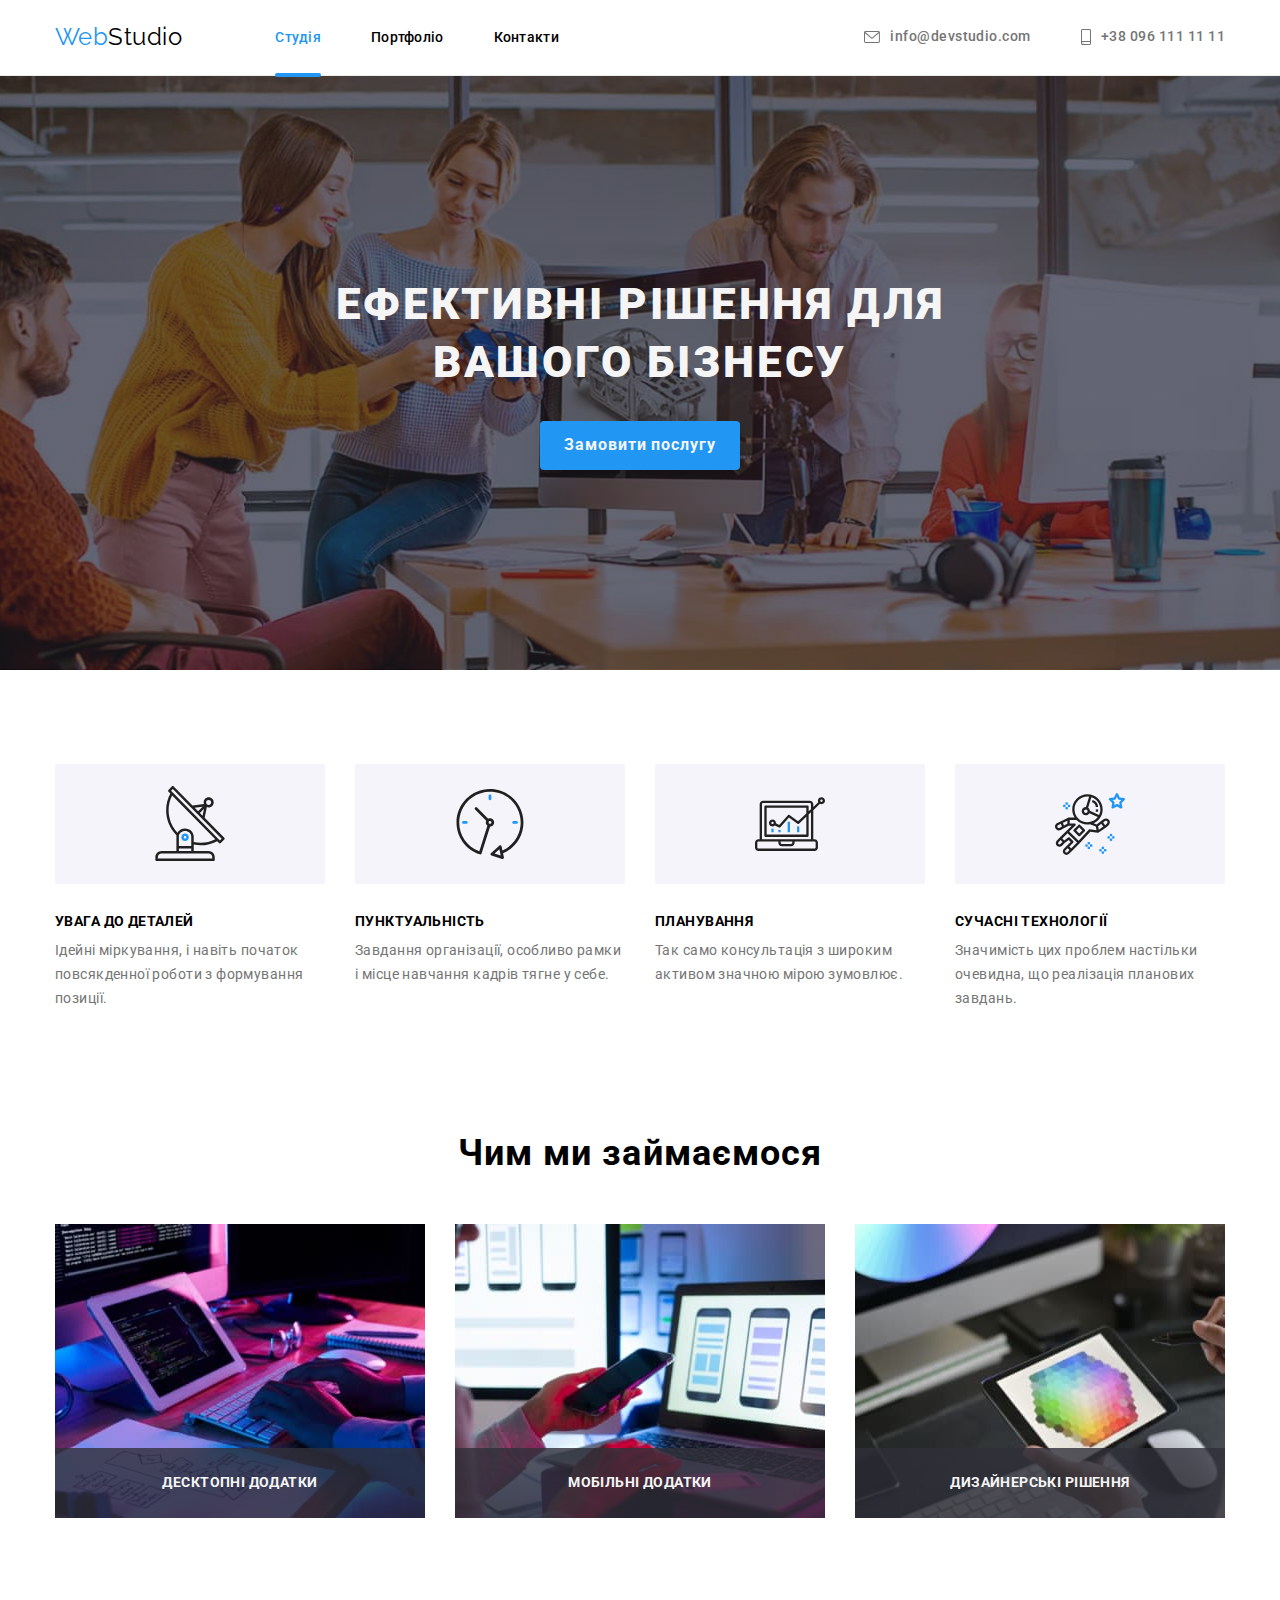
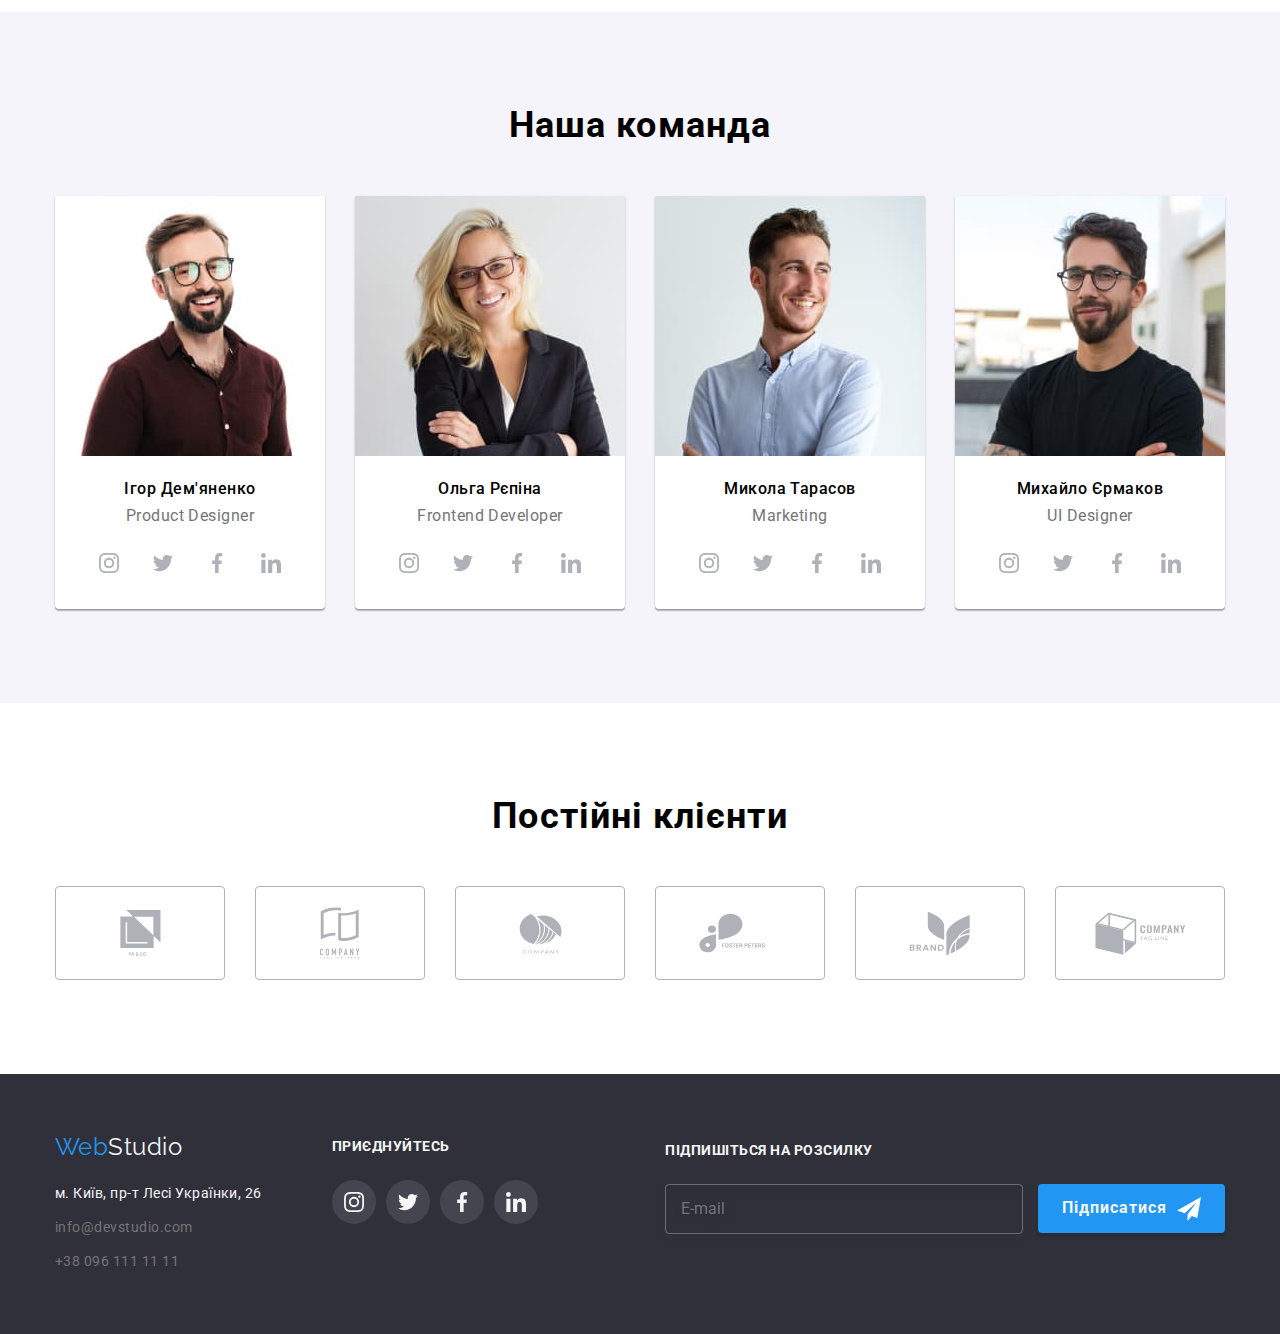
<file: index.html>
<!DOCTYPE html>
<html lang="uk">
  <head>
    <meta charset="UTF-8" />
    <meta http-equiv="X-UA-Compatible" content="IE=edge" />
    <meta name="viewport" content="width=device-width, initial-scale=1.0" />
    <title>Студія</title>
    <link
      href="https://fonts.googleapis.com/css2?family=Raleway:wght@700&family=Roboto:wght@400;500;700;900&display=swap"
      rel="stylesheet"
    />
    <link rel="stylesheet" href="css/main.min.css" />
  </head>
  <body>
    <!-- header-->
    <header class="header">
      <div class="container header__container">
        <nav class="header__navigation">
          <a href="#" class="header__logo"> <span class="accent-text">Web</span>Studio </a>
          <button type="button" class="menu-button" aria-expanded="false" data-menu-button>
            <svg width="24" height="16" aria-label="переключатель мобільного меню">
              <use class="icon__crose" href="./images/icons.svg#close"></use>
              <use class="icon__menu" href="./images/icons.svg#menu"></use>
            </svg>
          </button>
          <div class="mobile__menu">
            <button type="button" class="list-button" aria-expanded="false" data-close-button>
              <svg
                class="list__button-icon"
                width="24"
                height="16"
                aria-label="переключатель мобільного меню"
              >
                <use class="icon__crose" href="./images/icons.svg#close"></use>
              </svg>
            </button>
            <ul class="mobile__list">
              <li class="mobile__item">
                <a class="mobile__link mobile-active" href="index.html ">Студія</a>
              </li>
              <li class="mobile__item">
                <a class="mobile__link" href="portfolio.html">Портфоліо</a>
              </li>
              <li class="mobile__item">
                <a class="mobile__link" href="#">Контакти</a>
              </li>
            </ul>
            <div class="mobile__contacts">
              <ul class="mobile_phone-email">
                <li class="mobile__phone">
                  <a class="mobile__phone-link" href="tel:+380961111111">+38 096 111 11 11</a>
                </li>
                <li class="mobile__email">
                  <a class="mobile__email-link" href="mailto:info@devstudio.com">
                    info@devstudio.com
                  </a>
                </li>
              </ul>
              <ul class="mobile__social">
                <li class="mobile__social-item">
                  <a class="mobile__social-link" href="#">Instagram</a>
                </li>
                <li class="mobile__social-item">
                  <a class="mobile__social-link" href="#">Twitter</a>
                </li>
                <li class="mobile__social-item">
                  <a class="mobile__social-link" href="#">Facebook</a>
                </li>
                <li class="mobile__social-item">
                  <a class="mobile__social-link" href="#">LinkedIn</a>
                </li>
              </ul>
            </div>
          </div>
          <ul class="header__list">
            <li class="header__item header-active">
              <a class="header__link" href="index.html ">Студія</a>
            </li>
            <li class="header__item">
              <a class="header__link" href="portfolio.html">Портфоліо</a>
            </li>
            <li class="header__item">
              <a class="header__link" href="#">Контакти</a>
            </li>
          </ul>
        </nav>
        <ul class="header__contacts">
          <li class="header__email">
            <a href="mailto:info@devstudio.com">
              <svg class="header__icon" width="16" height="12">
                <use href="./images/icons.svg#email"></use>
              </svg>
              <span>info@devstudio.com</span>
            </a>
          </li>
          <li class="header__phone">
            <a href="tel:+380961111111">
              <svg class="header__icon" width="10" height="16">
                <use href="./images/icons.svg#phone"></use>
              </svg>
              <span>+38 096 111 11 11</span>
            </a>
          </li>
        </ul>
      </div>
    </header>
    <!-- main-->
    <main>
      <section class="decision">
        <div class="container decision__container">
          <h1 class="decision__headline">Ефективні рішення для вашого бізнесу</h1>
          <button type="button" class="decision_btn" data-modal-open>Замовити послугу</button>
        </div>
      </section>
      <section class="benefits section">
        <div class="container">
          <h2 class="benefits__headline">Наші переваги</h2>
          <ul class="benefits__list">
            <li class="benefits__item">
              <div class="benefits__thumb">
                <img src="./images/tarel.svg" alt="картинка антени" width="70" />
              </div>

              <h3 class="benefits__item-headline">увага до деталей</h3>
              <p class="benefits__item-description">
                Ідейні міркування, і навіть початок повсякденної роботи з формування позиції.
              </p>
            </li>
            <li class="benefits__item">
              <div class="benefits__thumb">
                <img src="./images/clock.svg" alt="картинка антени" width="70" />
              </div>
              <h3 class="benefits__item-headline">пунктуальність</h3>
              <p class="benefits__item-description">
                Завдання організації, особливо рамки і місце навчання кадрів тягне у себе.
              </p>
            </li>
            <li class="benefits__item">
              <div class="benefits__thumb">
                <img src="./images/diagram.svg" alt="картинка антени" width="70" />
              </div>
              <h3 class="benefits__item-headline">планування</h3>
              <p class="benefits__item-description">
                Так само консультація з широким активом значною мірою зумовлює.
              </p>
            </li>
            <li class="benefits__item">
              <div class="benefits__thumb">
                <img src="./images/astronaut.svg" alt="картинка антени" width="70" />
              </div>
              <h3 class="benefits__item-headline">сучасні технології</h3>
              <p class="benefits__item-description">
                Значимість цих проблем настільки очевидна, що реалізація планових завдань.
              </p>
            </li>
          </ul>
        </div>
      </section>
      <section class="session section">
        <div class="container">
          <h2 class="session__headline">Чим ми займаємося</h2>
          <ul class="session__list">
            <li class="session__item">
              <img src="images/session.jpg" alt="create tablet app" width="370" height="294" />
              <p class="session__img-text">Десктопні додатки</p>
            </li>
            <li class="session__item">
              <img src="images/session1.jpg" alt="create mobile app" width="370" height="294" />
              <p class="session__img-text">Мобільні додатки</p>
            </li>
            <li class="session__item">
              <img src="images/session2.jpg" alt="create design" width="370" height="294" />
              <p class="session__img-text">Дизайнерські рішення</p>
            </li>
          </ul>
        </div>
      </section>
      <section class="team section">
        <div class="container">
          <h2 class="team__headline">Наша команда</h2>
          <ul class="team__list">
            <li class="team__list-item">
              <picture>
                <source
                  srcset="./images/1200/team1-1200.jpg 1x, ./images/1200/team1-1200@2x.jpg 2x"
                  media="(min-width:1200px)"
                />
                <source
                  srcset="./images/768/team1-768.jpg 1x, ./images/768/team1-768@2x.jpg 2x"
                  media="(min-width:768px)"
                />
                <source
                  srcset="./images/320/team1-320.jpg 1x, ./images/320/team1-320@2x.jpg 2x"
                  media="(min-width:320px)"
                />
                <source srcset="images/team1.webp" type="image/webp" />
                <img
                  srcset="./images/team1.jpg 1x, ./images/@2x/team1.jpg 2x"
                  src="./images/team1.jpg"
                  alt="Ігор Дем'яненко фото"
                  width="270"
                  loading="lazy"
                />
              </picture>

              <div class="team__group">
                <h3 class="team__item-headline">Ігор Дем'яненко</h3>
                <p class="team__item-subline">Product Designer</p>
                <ul class="team__social">
                  <li class="team__link">
                    <a href="#" class="team__link-tag">
                      <svg class="team__svg">
                        <use href="./images/icons.svg#instagram"></use>
                      </svg>
                    </a>
                  </li>
                  <li class="team__link">
                    <a href="#" class="team__link-tag">
                      <svg class="team__svg">
                        <use href="./images/icons.svg#twitter"></use>
                      </svg>
                    </a>
                  </li>
                  <li class="team__link">
                    <a href="#" class="team__link-tag">
                      <svg class="team__svg">
                        <use href="./images/icons.svg#facebook"></use>
                      </svg>
                    </a>
                  </li>
                  <li class="team__link">
                    <a href="#" class="team__link-tag">
                      <svg class="team__svg">
                        <use href="./images/icons.svg#linkedin"></use>
                      </svg>
                    </a>
                  </li>
                </ul>
              </div>
            </li>
            <li class="team__list-item">
              <picture>
                <source
                  srcset="./images/1200/team2-1200.jpg 1x, ./images/1200/team2-1200@2x.jpg 2x"
                  media="(min-width:1200px)"
                />
                <source
                  srcset="./images/768/team2-768.jpg 1x, ./images/768/team2-768@2x.jpg 2x"
                  media="(min-width:768px)"
                />
                <source
                  srcset="./images/320/team2-320.jpg 1x, ./images/320/team2-320@2x.jpg 2x"
                  media="(min-width:320px)"
                />
                <source srcset="images/team2.webp" type="image/webp" />
                <img
                  srcset="images/team2.jpg 1x, images/@2x/team2.jpg 2x"
                  src="images/team2.jpg"
                  alt="Ольга Рєпіна фото"
                  width="270"
                  loading="lazy"
                />
              </picture>

              <div class="team__group">
                <h3 class="team__item-headline">Ольга Рєпіна</h3>
                <p class="team__item-subline">Frontend Developer</p>
                <ul class="team__social">
                  <li class="team__link">
                    <a href="#" class="team__link-tag">
                      <svg class="team__svg">
                        <use href="./images/icons.svg#instagram"></use>
                      </svg>
                    </a>
                  </li>
                  <li class="team__link">
                    <a href="#" class="team__link-tag">
                      <svg class="team__svg">
                        <use href="./images/icons.svg#twitter"></use>
                      </svg>
                    </a>
                  </li>
                  <li class="team__link">
                    <a href="#" class="team__link-tag">
                      <svg class="team__svg">
                        <use href="./images/icons.svg#facebook"></use>
                      </svg>
                    </a>
                  </li>
                  <li class="team__link">
                    <a href="#" class="team__link-tag">
                      <svg class="team__svg">
                        <use href="./images/icons.svg#linkedin"></use>
                      </svg>
                    </a>
                  </li>
                </ul>
              </div>
            </li>
            <li class="team__list-item">
              <picture>
                <source
                  srcset="./images/1200/team3-1200.jpg 1x, ./images/1200/team3-1200@2x.jpg 2x"
                  media="(min-width:1200px)"
                />
                <source
                  srcset="./images/768/team3-768.jpg 1x, ./images/768/team3-768@2x.jpg 2x"
                  media="(min-width:768px)"
                />
                <source
                  srcset="./images/320/team3-320.jpg 1x, ./images/320/team3-320@2x.jpg 2x"
                  media="(min-width:320px)"
                />
                <source srcset="images/team3.webp" type="image/webp" />
                <img
                  srcset="images/team3.jpg 1x, images/@2x/team3.jpg 2x"
                  src="images/team3.jpg"
                  alt="Микола Тарасов фото"
                  width="270"
                  loading="lazy"
                />
              </picture>

              <div class="team__group">
                <h3 class="team__item-headline">Микола Тарасов</h3>
                <p class="team__item-subline">Marketing</p>
                <ul class="team__social">
                  <li class="team__link">
                    <a href="#" class="team__link-tag">
                      <svg class="team__svg">
                        <use href="./images/icons.svg#instagram"></use>
                      </svg>
                    </a>
                  </li>
                  <li class="team__link">
                    <a href="#" class="team__link-tag">
                      <svg class="team__svg">
                        <use href="./images/icons.svg#twitter"></use>
                      </svg>
                    </a>
                  </li>
                  <li class="team__link">
                    <a href="#" class="team__link-tag">
                      <svg class="team__svg">
                        <use href="./images/icons.svg#facebook"></use>
                      </svg>
                    </a>
                  </li>
                  <li class="team__link">
                    <a href="#" class="team__link-tag">
                      <svg class="team__svg">
                        <use href="./images/icons.svg#linkedin"></use>
                      </svg>
                    </a>
                  </li>
                </ul>
              </div>
            </li>
            <li class="team__list-item">
              <picture>
                <source
                  srcset="./images/1200/team4-1200.jpg 1x, ./images/1200/team4-1200@2x.jpg 2x"
                  media="(min-width:1200px)"
                />
                <source
                  srcset="./images/768/team4-768.jpg 1x, ./images/768/team4-768@2x.jpg 2x"
                  media="(min-width:768px)"
                />
                <source
                  srcset="./images/320/team4-320.jpg 1x, ./images/320/team4-320@2x.jpg 2x"
                  media="(min-width:320px)"
                />
                <source srcset="images/team4.webp" type="image/webp" />
                <img
                  srcset="images/team4.jpg 1x, images/@2x/team4.jpg 2x"
                  src="images/team4.jpg"
                  alt="Михайло Єрмаков фото"
                  width="270"
                  loading="lazy"
                />
              </picture>

              <div class="team__group">
                <h3 class="team__item-headline">Михайло Єрмаков</h3>
                <p class="team__item-subline">UI Designer</p>
                <ul class="team__social">
                  <li class="team__link">
                    <a href="#" class="team__link-tag">
                      <svg class="team__svg">
                        <use href="./images/icons.svg#instagram"></use>
                      </svg>
                    </a>
                  </li>
                  <li class="team__link">
                    <a href="#" class="team__link-tag">
                      <svg class="team__svg">
                        <use href="./images/icons.svg#twitter"></use>
                      </svg>
                    </a>
                  </li>
                  <li class="team__link">
                    <a href="#" class="team__link-tag">
                      <svg class="team__svg">
                        <use href="./images/icons.svg#facebook"></use>
                      </svg>
                    </a>
                  </li>
                  <li class="team__link">
                    <a href="#" class="team__link-tag">
                      <svg class="team__svg">
                        <use href="./images/icons.svg#linkedin"></use>
                      </svg>
                    </a>
                  </li>
                </ul>
              </div>
            </li>
          </ul>
        </div>
      </section>
      <section class="partners section">
        <div class="container">
          <h2 class="partners__headline">Постійні клієнти</h2>
          <ul class="partners__list">
            <li class="partners__item">
              <a class="partners__link" href="#">
                <svg width="41" height="46">
                  <use href="./images/icons.svg#partners"></use>
                </svg>
              </a>
            </li>
            <li class="partners__item">
              <a class="partners__link" href="#">
                <svg width="40" height="52">
                  <use href="./images/icons.svg#partners1"></use>
                </svg>
              </a>
            </li>
            <li class="partners__item">
              <a class="partners__link" href="#">
                <svg width="43" height="41">
                  <use href="./images/icons.svg#partners2"></use>
                </svg>
              </a>
            </li>
            <li class="partners__item">
              <a class="partners__link" href="#">
                <svg width="84" height="40">
                  <use href="./images/icons.svg#partners3"></use>
                </svg>
              </a>
            </li>
            <li class="partners__item">
              <a class="partners__link" href="#">
                <svg width="62" height="45">
                  <use href="./images/icons.svg#partners4"></use>
                </svg>
              </a>
            </li>
            <li class="partners__item">
              <a class="partners__link" href="#">
                <svg width="93" height="43">
                  <use href="./images/icons.svg#partners5"></use>
                </svg>
              </a>
            </li>
          </ul>
        </div>
      </section>
    </main>
    <!-- footer -->
    <footer class="footer">
      <div class="container">
        <div class="footer__adress">
          <div class="footer__social-container">
            <div class="footer__adress-wrapper">
              <a href="#" class="footer__logo">
                <span class="logo__accent-text">Web</span>Studio
              </a>
              <address class="footer__address">
                <ul class="footer__address-list">
                  <li class="footer__adress-item">
                    <a href="#">м. Київ, пр-т Лесі Українки, 26</a>
                  </li>
                  <li class="footer__adress-item footer__adress_item-grey">
                    <a href="mailto:info@devstudio.com">info@devstudio.com</a>
                  </li>
                  <li class="footer__adress-item footer__adress_item-grey">
                    <a href="tel:+380961111111">+38 096 111 11 11</a>
                  </li>
                </ul>
              </address>
            </div>
            <div class="footer__adress-container">
              <p class="footer__social-text">приєднуйтесь</p>
              <ul class="team__social footer__social">
                <li class="team__link">
                  <a href="#" class="team__link-tag">
                    <svg class="team__svg footer__svg">
                      <use href="./images/icons.svg#instagram"></use>
                    </svg>
                  </a>
                </li>
                <li class="team__link">
                  <a href="#" class="team__link-tag">
                    <svg class="team__svg footer__svg">
                      <use href="./images/icons.svg#twitter"></use>
                    </svg>
                  </a>
                </li>
                <li class="team__link">
                  <a href="#" class="team__link-tag">
                    <svg class="team__svg footer__svg">
                      <use href="./images/icons.svg#facebook"></use>
                    </svg>
                  </a>
                </li>
                <li class="team__link">
                  <a href="#" class="team__link-tag">
                    <svg class="team__svg footer__svg">
                      <use href="./images/icons.svg#linkedin"></use>
                    </svg>
                  </a>
                </li>
              </ul>
            </div>
          </div>
          <form action="#" class="footer__form">
            <p class="footer__form-headline">Підпишіться на розсилку</p>
            <div class="footer__form-group">
              <input class="footer__form-email" type="email" name="email" placeholder="E-mail" />
              <button type="submit" class="decision_btn footer_form-btn">
                Підписатися

                <svg width="24" height="24" fill="black">
                  <use href="./images/icons.svg#send"></use>
                </svg>
              </button>
            </div>
          </form>
        </div>
      </div>
    </footer>
    <div class="modal__overlay is-hidden" data-modal>
      <div class="modal">
        <form action="#" class="m">
          <p class="form__headline">Залиште свої дані, ми вам передзвонимо</p>

          <div class="form__item">
            <label class="form__label">
              <span class="form__headline-name">Ім'я</span>
              <input class="form__input form__input_name" type="text" name="name" />
              <svg class="form__icons" width="18" height="18">
                <use href="./images/icons.svg#persone"></use>
              </svg>
            </label>
          </div>
          <div class="form__item">
            <label class="form__label">
              <span class="form__headline-name">Телефон</span>
              <input class="form__input" id="telephone" type="tel" name="phone" />
              <svg class="form__icons" width="18" height="18">
                <use href="./images/icons.svg#form-mobile"></use>
              </svg>
            </label>
          </div>
          <div class="form__item">
            <label class="form__label">
              <span class="form__headline-name">Пошта</span>
              <input class="form__input" type="email" name="email" />
              <svg class="form__icons" width="18" height="18">
                <use href="./images/icons.svg#form-mail"></use>
              </svg>
            </label>
          </div>
          <div class="form__item form__textarea">
            <label for="comment" class="form__label">
              <span class="form__headline-name">Коментар</span>
              <textarea
                class="form__comment"
                name="comment"
                id="comment"
                placeholder="Введіть текст"
              ></textarea>
            </label>
          </div>
          <div class="form__item form__item-chexbox">
            <label class="form__label form__label-checkbox">
              <input class="form__checkbox" type="checkbox" name="checkbox" />
              <span class="form__checkbox-check"></span>
              <span class="form__link-terms">
                Погоджуюся з розсилкою та приймаю<a href="#" class="form__link"> Умови договору</a>
              </span>
            </label>
          </div>
          <div class="form__item form__item-btn">
            <button class="decision_btn form__btn" type="submit">Відправити</button>
          </div>

          <button type="button" class="modal__close" data-modal-close>
            <svg width="11" height="11">
              <use href="./images/icons.svg#close"></use>
            </svg>
          </button>
        </form>
      </div>
    </div>
    <script src="./js/modal.js"></script>
    <script src="./js/mobile-menu.js"></script>
  </body>
</html>
</file>
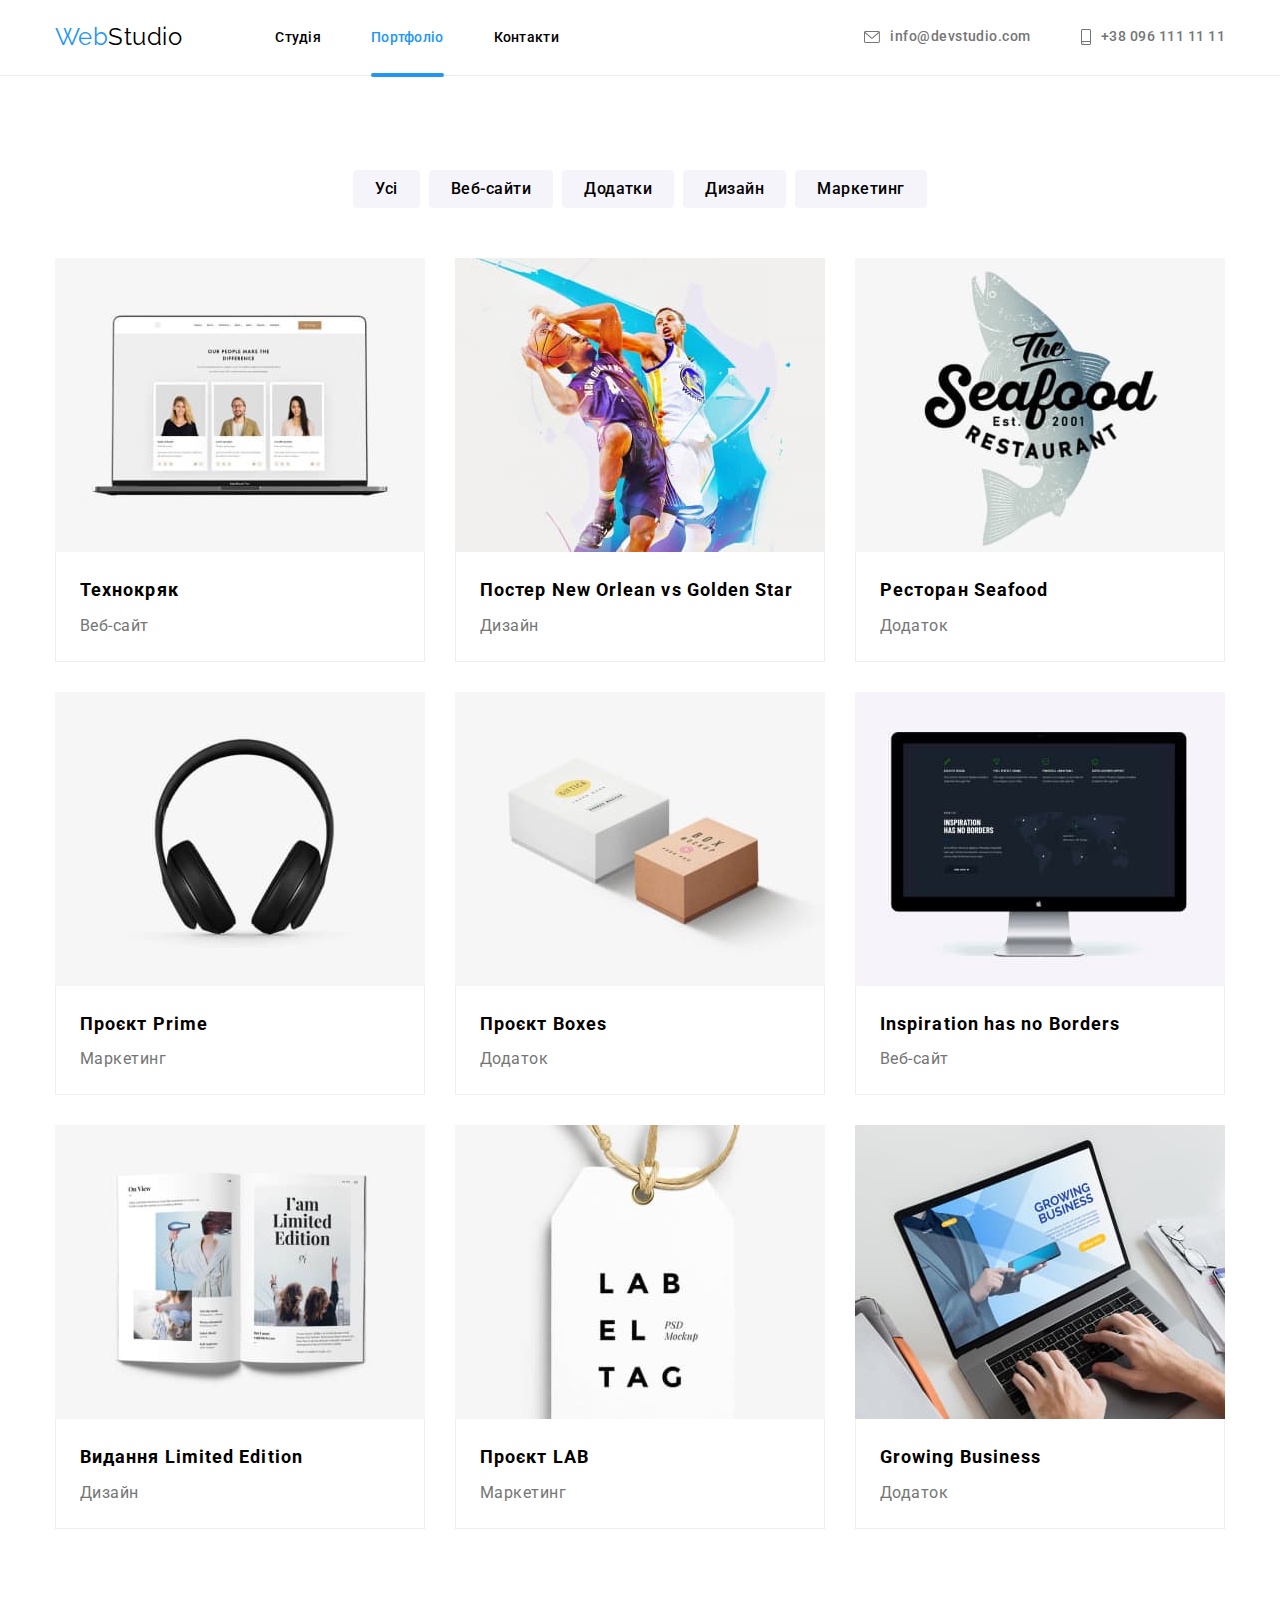
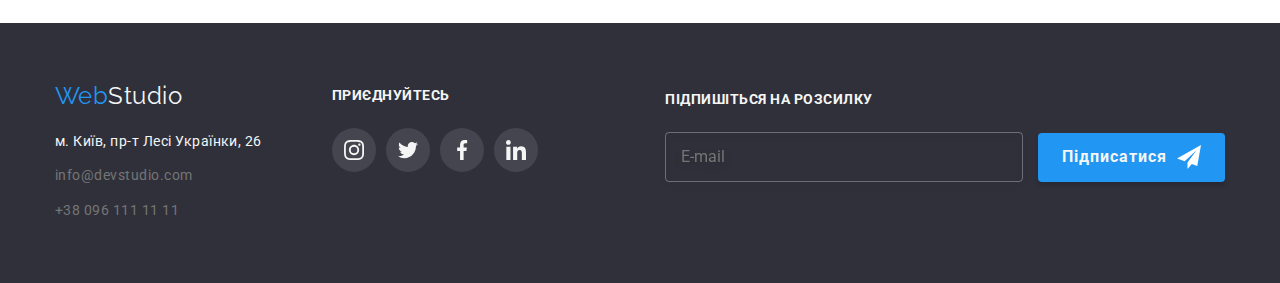
<file: portfolio.html>
<!DOCTYPE html>
<html lang="uk">
  <head>
    <meta charset="UTF-8" />
    <meta http-equiv="X-UA-Compatible" content="IE=edge" />
    <meta name="viewport" content="width=device-width, initial-scale=1.0" />
    <title>Портфоліо</title>
    <link
      href="https://fonts.googleapis.com/css2?family=Raleway:wght@700&family=Roboto:wght@400;500;700;900&display=swap"
      rel="stylesheet"
    />
    <link rel="stylesheet" href="css/main.min.css" />
  </head>
  <body>
    <!-- header-->
    <header class="header">
      <div class="container header__container">
        <nav class="header__navigation">
          <a href="#" class="header__logo"> <span class="accent-text">Web</span>Studio </a>
          <button type="button" class="menu-button" aria-expanded="false" data-menu-button>
            <svg width="24" height="16" aria-label="переключатель мобільного меню">
              <use class="icon__crose" href="./images/icons.svg#close"></use>
              <use class="icon__menu" href="./images/icons.svg#menu"></use>
            </svg>
          </button>
          <div class="mobile__menu">
            <button type="button" class="list-button" aria-expanded="false" data-close-button>
              <svg
                class="list__button-icon"
                width="24"
                height="16"
                aria-label="переключатель мобільного меню"
              >
                <use class="icon__crose" href="./images/icons.svg#close"></use>
              </svg>
            </button>
            <ul class="mobile__list">
              <li class="mobile__item">
                <a class="mobile__link" href="index.html ">Студія</a>
              </li>
              <li class="mobile__item">
                <a class="mobile__link mobile-active" href="portfolio.html">Портфоліо</a>
              </li>
              <li class="mobile__item">
                <a class="mobile__link" href="#">Контакти</a>
              </li>
            </ul>
            <div class="mobile__contacts">
              <ul class="mobile_phone-email">
                <li class="mobile__phone">
                  <a class="mobile__phone-link" href="tel:+380961111111">+38 096 111 11 11</a>
                </li>
                <li class="mobile__email">
                  <a class="mobile__email-link" href="mailto:info@devstudio.com">
                    info@devstudio.com
                  </a>
                </li>
              </ul>
              <ul class="mobile__social">
                <li class="mobile__social-item">
                  <a class="mobile__social-link" href="#">Instagram</a>
                </li>
                <li class="mobile__social-item">
                  <a class="mobile__social-link" href="#">Twitter</a>
                </li>
                <li class="mobile__social-item">
                  <a class="mobile__social-link" href="#">Facebook</a>
                </li>
                <li class="mobile__social-item">
                  <a class="mobile__social-link" href="#">LinkedIn</a>
                </li>
              </ul>
            </div>
          </div>
          <ul class="header__list">
            <li class="header__item">
              <a class="header__link" href="index.html ">Студія</a>
            </li>
            <li class="header__item header-active">
              <a class="header__link" href="portfolio.html">Портфоліо</a>
            </li>
            <li class="header__item">
              <a class="header__link" href="#">Контакти</a>
            </li>
          </ul>
        </nav>
        <ul class="header__contacts">
          <li class="header__email">
            <a href="mailto:info@devstudio.com">
              <svg class="header__icon" width="16" height="12">
                <use href="./images/icons.svg#email"></use>
              </svg>
              <span>info@devstudio.com</span>
            </a>
          </li>
          <li class="header__phone">
            <a href="tel:+380961111111">
              <svg class="header__icon" width="10" height="16">
                <use href="./images/icons.svg#phone"></use>
              </svg>
              <span>+38 096 111 11 11</span>
            </a>
          </li>
        </ul>
      </div>
    </header>
    <!-- main -->
    <main class="jobs">
      <section class="jobs__section section">
        <div class="container">
          <h1 class="jobs__wokrs">Наші роботи</h1>
          <ul class="jobs__filter">
            <li class="jobs__item">
              <button class="jobs__btn" type="button">Усі</button>
            </li>
            <li class="jobs__item">
              <button class="jobs__btn" type="button">Веб-сайти</button>
            </li>
            <li class="jobs__item">
              <button class="jobs__btn" type="button">Додатки</button>
            </li>
            <li class="jobs__item">
              <button class="jobs__btn" type="button">Дизайн</button>
            </li>
            <li class="jobs__item">
              <button class="jobs__btn" type="button">Маркетинг</button>
            </li>
          </ul>
          <ul class="jobs__cards">
            <li class="jobs__card">
              <a href="#">
                <div class="jobs__img-container">
                  <picture>
                    <source
                      srcset="./images/1200/jobs1-1200.jpg 1x, ./images/1200/jobs1-1200@2x.jpg 2x"
                      media="(min-width:1200px)"
                    />
                    <source
                      srcset="./images/768/jobs1-768.jpg 1x, ./images/768/jobs1-768@2x.jpg 2x"
                      media="(min-width:768px)"
                    />
                    <source
                      srcset="./images/320/jobs1-320.jpg 1x, ./images/320/jobs1-320@2x.jpg 2x"
                      media="(min-width:320px)"
                    />
                    <source srcset="images/technokryak.webp" type="image/webp" />
                    <img
                      src="images/technokryak.jpg"
                      alt="Технокряк картинка"
                      width="370"
                      class="jobs__img"
                      loading="lazy"
                    />
                  </picture>

                  <p class="jobs__img-text">
                    Ресурс пропонує комплексні пропозиції з різним рівнем функціоналу та сервісів.
                    Все це дозволить відвідувачу отримати вичерпні відомості про компанію чи
                    приватну особу.
                  </p>
                </div>

                <div class="jobs__container-text">
                  <h2 class="jobs__headline">Технокряк</h2>
                  <p class="jobs__subline">Веб-сайт</p>
                </div>
              </a>
            </li>
            <li class="jobs__card">
              <a href="#">
                <div class="jobs__img-container">
                  <picture>
                    <source
                      srcset="./images/1200/jobs2-1200.jpg 1x, ./images/1200/jobs2-1200@2x.jpg 2x"
                      media="(min-width:1200px)"
                    />
                    <source
                      srcset="./images/768/jobs2-768.jpg 1x, ./images/768/jobs2-768@2x.jpg 2x"
                      media="(min-width:768px)"
                    />
                    <source
                      srcset="./images/320/jobs2-320.jpg 1x, ./images/320/jobs2-320@2x.jpg 2x"
                      media="(min-width:320px)"
                    />
                    <source srcset="images/new-orlean.webp" type="image/webp" />
                    <img
                      src="images/new-orlean.jpg"
                      alt="Постер New Orlean vs Golden Star"
                      width="370"
                      class="jobs__img"
                      loading="lazy"
                    />
                  </picture>

                  <p class="jobs__img-text">
                    Ресурс пропонує комплексні пропозиції з різним рівнем функціоналу та сервісів.
                    Все це дозволить відвідувачу отримати вичерпні відомості про компанію чи
                    приватну особу.
                  </p>
                </div>
                <div class="jobs__container-text">
                  <h2 class="jobs__headline">Постер New Orlean vs Golden Star</h2>
                  <p class="jobs__subline">Дизайн</p>
                </div>
              </a>
            </li>
            <li class="jobs__card">
              <a href="#">
                <div class="jobs__img-container">
                  <picture>
                    <source
                      srcset="./images/1200/jobs3-1200.jpg 1x, ./images/1200/jobs3-1200@2x.jpg 2x"
                      media="(min-width:1200px)"
                    />
                    <source
                      srcset="./images/768/jobs3-768.jpg 1x, ./images/768/jobs3-768@2x.jpg 2x"
                      media="(min-width:768px)"
                    />
                    <source
                      srcset="./images/320/jobs3-320.jpg 1x, ./images/320/jobs3-320@2x.jpg 2x"
                      media="(min-width:320px)"
                    />
                    <source srcset="images/seafood.webp" type="image/webp" />
                    <img
                      src="images/seafood.jpg"
                      alt="Ресторан Seafood картинка"
                      width="370"
                      class="jobs__img"
                      loading="lazy"
                    />
                  </picture>

                  <p class="jobs__img-text">
                    Ресурс пропонує комплексні пропозиції з різним рівнем функціоналу та сервісів.
                    Все це дозволить відвідувачу отримати вичерпні відомості про компанію чи
                    приватну особу.
                  </p>
                </div>
                <div class="jobs__container-text">
                  <h2 class="jobs__headline">Ресторан Seafood</h2>
                  <p class="jobs__subline">Додаток</p>
                </div>
              </a>
            </li>
            <li class="jobs__card">
              <a href="#">
                <div class="jobs__img-container">
                  <picture>
                    <source
                      srcset="./images/1200/jobs4-1200.jpg 1x, ./images/1200/jobs4-1200@2x.jpg 2x"
                      media="(min-width:1200px)"
                    />
                    <source
                      srcset="./images/768/jobs4-768.jpg 1x, ./images/768/jobs4-768@2x.jpg 2x"
                      media="(min-width:768px)"
                    />
                    <source
                      srcset="./images/320/jobs4-320.jpg 1x, ./images/320/jobs4-320@2x.jpg 2x"
                      media="(min-width:320px)"
                    />
                    <source srcset="images/prime.webp" type="image/webp" />
                    <img
                      src="images/prime.jpg"
                      alt="Проєкт Prime картинка"
                      width="370"
                      class="jobs__img"
                      loading="lazy"
                    />
                  </picture>

                  <p class="jobs__img-text">
                    Ресурс пропонує комплексні пропозиції з різним рівнем функціоналу та сервісів.
                    Все це дозволить відвідувачу отримати вичерпні відомості про компанію чи
                    приватну особу.
                  </p>
                </div>
                <div class="jobs__container-text">
                  <h2 class="jobs__headline">Проєкт Prime</h2>
                  <p class="jobs__subline">Маркетинг</p>
                </div>
              </a>
            </li>
            <li class="jobs__card">
              <a href="#">
                <div class="jobs__img-container">
                  <picture>
                    <source
                      srcset="./images/1200/jobs5-1200.jpg 1x, ./images/1200/jobs5-1200@2x.jpg 2x"
                      media="(min-width:1200px)"
                    />
                    <source
                      srcset="./images/768/jobs5-768.jpg 1x, ./images/768/jobs5-768@2x.jpg 2x"
                      media="(min-width:768px)"
                    />
                    <source
                      srcset="./images/320/jobs5-320.jpg 1x, ./images/320/jobs5-320@2x.jpg 2x"
                      media="(min-width:320px)"
                    />
                    <source srcset="images/boxes.webp" type="image/webp" />
                    <img
                      src="images/boxes.jpg"
                      alt="Проєкт Boxes картинка"
                      width="370"
                      class="jobs__img"
                      loading="lazy"
                    />
                  </picture>

                  <p class="jobs__img-text">
                    Ресурс пропонує комплексні пропозиції з різним рівнем функціоналу та сервісів.
                    Все це дозволить відвідувачу отримати вичерпні відомості про компанію чи
                    приватну особу.
                  </p>
                </div>
                <div class="jobs__container-text">
                  <h2 class="jobs__headline">Проєкт Boxes</h2>
                  <p class="jobs__subline">Додаток</p>
                </div>
              </a>
            </li>
            <li class="jobs__card">
              <a href="#">
                <div class="jobs__img-container">
                  <picture>
                    <source
                      srcset="./images/1200/jobs6-1200.jpg 1x, ./images/1200/jobs6-1200@2x.jpg 2x"
                      media="(min-width:1200px)"
                    />
                    <source
                      srcset="./images/768/jobs6-768.jpg 1x, ./images/768/jobs6-768@2x.jpg 2x"
                      media="(min-width:768px)"
                    />
                    <source
                      srcset="./images/320/jobs6-320.jpg 1x, ./images/320/jobs6-320@2x.jpg 2x"
                      media="(min-width:320px)"
                    />
                    <source srcset="images/inspiration.webp" type="image/webp" />
                    <img
                      src="images/inspiration.jpg"
                      alt="Inspiration has no Borders картинка"
                      width="370"
                      class="jobs__img"
                      loading="lazy"
                    />
                  </picture>

                  <p class="jobs__img-text">
                    Ресурс пропонує комплексні пропозиції з різним рівнем функціоналу та сервісів.
                    Все це дозволить відвідувачу отримати вичерпні відомості про компанію чи
                    приватну особу.
                  </p>
                </div>
                <div class="jobs__container-text">
                  <h2 class="jobs__headline">Inspiration has no Borders</h2>
                  <p class="jobs__subline">Веб-сайт</p>
                </div>
              </a>
            </li>
            <li class="jobs__card">
              <a href="#">
                <div class="jobs__img-container">
                  <picture>
                    <source
                      srcset="./images/1200/jobs7-1200.jpg 1x, ./images/1200/jobs7-1200@2x.jpg 2x"
                      media="(min-width:1200px)"
                    />
                    <source
                      srcset="./images/768/jobs7-768.jpg 1x, ./images/768/jobs7-768@2x.jpg 2x"
                      media="(min-width:768px)"
                    />
                    <source
                      srcset="./images/320/jobs7-320.jpg 1x, ./images/320/jobs7-320@2x.jpg 2x"
                      media="(min-width:320px)"
                    />
                    <source srcset="images/limited.webp" type="image/webp" />
                    <img
                      src="images/limited.jpg"
                      alt="Видання Limited Edition картинка"
                      width="370"
                      class="jobs__img"
                      loading="lazy"
                    />
                  </picture>

                  <p class="jobs__img-text">
                    Ресурс пропонує комплексні пропозиції з різним рівнем функціоналу та сервісів.
                    Все це дозволить відвідувачу отримати вичерпні відомості про компанію чи
                    приватну особу.
                  </p>
                </div>
                <div class="jobs__container-text">
                  <h2 class="jobs__headline">Видання Limited Edition</h2>
                  <p class="jobs__subline">Дизайн</p>
                </div>
              </a>
            </li>
            <li class="jobs__card">
              <a href="#">
                <div class="jobs__img-container">
                  <picture>
                    <source
                      srcset="./images/1200/jobs8-1200.jpg 1x, ./images/1200/jobs8-1200@2x.jpg 2x"
                      media="(min-width:1200px)"
                    />
                    <source
                      srcset="./images/768/jobs8-768.jpg 1x, ./images/768/jobs8-768@2x.jpg 2x"
                      media="(min-width:768px)"
                    />
                    <source
                      srcset="./images/320/jobs8-320.jpg 1x, ./images/320/jobs8-320@2x.jpg 2x"
                      media="(min-width:320px)"
                    />
                    <source srcset="images/lab.webp" type="image/webp" />
                    <img
                      src="images/lab.jpg"
                      alt="Проєкт LAB картинка"
                      width="370"
                      class="jobs__img"
                      loading="lazy"
                    />
                  </picture>

                  <p class="jobs__img-text">
                    Ресурс пропонує комплексні пропозиції з різним рівнем функціоналу та сервісів.
                    Все це дозволить відвідувачу отримати вичерпні відомості про компанію чи
                    приватну особу.
                  </p>
                </div>
                <div class="jobs__container-text">
                  <h2 class="jobs__headline">Проєкт LAB</h2>
                  <p class="jobs__subline">Маркетинг</p>
                </div>
              </a>
            </li>
            <li class="jobs__card">
              <a href="#">
                <div class="jobs__img-container">
                  <picture>
                    <source
                      srcset="./images/1200/jobs9-1200.jpg 1x, ./images/1200/jobs9-1200@2x.jpg 2x"
                      media="(min-width:1200px)"
                    />
                    <source
                      srcset="./images/768/jobs9-768.jpg 1x, ./images/768/jobs9-768@2x.jpg 2x"
                      media="(min-width:768px)"
                    />
                    <source
                      srcset="./images/320/jobs9-320.jpg 1x, ./images/320/jobs9-320@2x.jpg 2x"
                      media="(min-width:320px)"
                    />
                    <source srcset="images/business.webp" type="image/webp" />
                    <img
                      src="images/business.jpg"
                      alt="Growing Business картинка"
                      width="370"
                      class="jobs__img"
                      loading="lazy"
                    />
                  </picture>

                  <p class="jobs__img-text">
                    Ресурс пропонує комплексні пропозиції з різним рівнем функціоналу та сервісів.
                    Все це дозволить відвідувачу отримати вичерпні відомості про компанію чи
                    приватну особу.
                  </p>
                </div>
                <div class="jobs__container-text">
                  <h2 class="jobs__headline">Growing Business</h2>
                  <p class="jobs__subline">Додаток</p>
                </div>
              </a>
            </li>
          </ul>
        </div>
      </section>
    </main>
    <!-- footer -->
    <footer class="footer">
      <div class="container">
        <div class="footer__adress">
          <div class="footer__social-container">
            <div class="footer__adress-wrapper">
              <a href="#" class="footer__logo">
                <span class="logo__accent-text">Web</span>Studio
              </a>
              <address class="footer__address">
                <ul class="footer__address-list">
                  <li class="footer__adress-item">
                    <a href="#">м. Київ, пр-т Лесі Українки, 26</a>
                  </li>
                  <li class="footer__adress-item footer__adress_item-grey">
                    <a href="mailto:info@devstudio.com">info@devstudio.com</a>
                  </li>
                  <li class="footer__adress-item footer__adress_item-grey">
                    <a href="tel:+380961111111">+38 096 111 11 11</a>
                  </li>
                </ul>
              </address>
            </div>
            <div class="footer__adress-container">
              <p class="footer__social-text">приєднуйтесь</p>
              <ul class="team__social footer__social">
                <li class="team__link">
                  <a href="#" class="team__link-tag">
                    <svg class="team__svg footer__svg">
                      <use href="./images/icons.svg#instagram"></use>
                    </svg>
                  </a>
                </li>
                <li class="team__link">
                  <a href="#" class="team__link-tag">
                    <svg class="team__svg footer__svg">
                      <use href="./images/icons.svg#twitter"></use>
                    </svg>
                  </a>
                </li>
                <li class="team__link">
                  <a href="#" class="team__link-tag">
                    <svg class="team__svg footer__svg">
                      <use href="./images/icons.svg#facebook"></use>
                    </svg>
                  </a>
                </li>
                <li class="team__link">
                  <a href="#" class="team__link-tag">
                    <svg class="team__svg footer__svg">
                      <use href="./images/icons.svg#linkedin"></use>
                    </svg>
                  </a>
                </li>
              </ul>
            </div>
          </div>
          <form action="#" class="footer__form">
            <p class="footer__form-headline">Підпишіться на розсилку</p>
            <div class="footer__form-group">
              <input class="footer__form-email" type="email" name="email" placeholder="E-mail" />
              <button type="submit" class="decision_btn footer_form-btn">
                Підписатися

                <svg width="24" height="24" fill="black">
                  <use href="./images/icons.svg#send"></use>
                </svg>
              </button>
            </div>
          </form>
        </div>
      </div>
    </footer>
    <script src="./js/mobile-menu.js"></script>
  </body>
</html>
</file>
<file: css/main.min.css>
/*! modern-normalize v1.1.0 | MIT License | https://github.com/sindresorhus/modern-normalize */*,::after,::before{box-sizing:border-box}html{-moz-tab-size:4;tab-size:4}html{line-height:1.15;-webkit-text-size-adjust:100%}body{margin:0}body{font-family:system-ui,-apple-system,"Segoe UI",Roboto,Helvetica,Arial,sans-serif,"Apple Color Emoji","Segoe UI Emoji"}hr{height:0;color:inherit}abbr[title]{text-decoration:underline dotted}b,strong{font-weight:bolder}code,kbd,pre,samp{font-family:ui-monospace,SFMono-Regular,Consolas,"Liberation Mono",Menlo,monospace;font-size:1em}small{font-size:80%}sub,sup{font-size:75%;line-height:0;position:relative;vertical-align:baseline}sub{bottom:-0.25em}sup{top:-0.5em}table{text-indent:0;border-color:inherit}button,input,optgroup,select,textarea{font-family:inherit;font-size:100%;line-height:1.15;margin:0}button,select{text-transform:none}[type=button],[type=reset],[type=submit],button{-webkit-appearance:button}::-moz-focus-inner{border-style:none;padding:0}:-moz-focusring{outline:1px dotted ButtonText}:-moz-ui-invalid{box-shadow:none}legend{padding:0}progress{vertical-align:baseline}::-webkit-inner-spin-button,::-webkit-outer-spin-button{height:auto}[type=search]{-webkit-appearance:textfield;outline-offset:-2px}::-webkit-search-decoration{-webkit-appearance:none}::-webkit-file-upload-button{-webkit-appearance:button;font:inherit}summary{display:list-item}.section{padding:94px 0}@media screen and (min-width: 320px)and (max-width: 480px){.section{padding:60px 0}}body{font-family:"Roboto",sans-serif;font-size:16px;line-height:1.8;color:#000;letter-spacing:.03em}h1,h2,h3,h4,p,ul,li{margin:0;padding:0;list-style:none}.container{margin:0 auto;padding-left:15px;padding-right:15px;width:100%}@media screen and (min-width: 320px){.container{max-width:320px}}@media screen and (min-width: 480px){.container{max-width:480px}}@media screen and (min-width: 768px){.container{max-width:768px}}@media screen and (min-width: 1200px){.container{max-width:1200px}}img{display:block;max-width:100%;height:auto}.accent-text{color:#2196f3;fill:#2196f3}.header{position:relative;padding-top:24px;padding-bottom:25px;border-bottom:1px solid #ececec}.header__container{display:flex;align-items:center}.header__navigation{display:flex;font-size:14px;align-items:center}@media screen and (min-width: 320px){.header__navigation{width:100%}}@media screen and (min-width: 768px){.header__navigation{width:auto}}.header__logo{margin-right:93px;font-size:26px;font-family:"Raleway",sans-serif;color:#000;text-decoration:none;line-height:1.1}@media screen and (min-width: 320px){.header__logo{font-size:24px}}.header__list{gap:50px}@media screen and (min-width: 320px){.header__list{display:none}}@media screen and (min-width: 768px){.header__list{display:flex}}.header__link{color:inherit;line-height:1.1;transition:all 250ms cubic-bezier(0.4, 0, 0.2, 1);font-weight:500;text-decoration:none;letter-spacing:.02em}.header__contacts{margin-left:auto;font-size:14px}@media screen and (min-width: 320px){.header__contacts{display:none}}@media screen and (min-width: 768px){.header__contacts{display:flex;flex-direction:column;gap:10px}}@media screen and (min-width: 1200px){.header__contacts{gap:50px;flex-direction:row}}.header__email,.header__phone{display:flex;align-items:center;color:#757575;font-weight:500}.header__email a,.header__phone a{display:flex;align-items:center;gap:10px;color:inherit;line-height:1.1;transition:color 250ms cubic-bezier(0.4, 0, 0.2, 1);text-decoration:none}.header__email a:hover,.header__phone a:hover{color:#2196f3}.header__email a:hover .header__icon,.header__phone a:hover .header__icon{fill:#2196f3;transition:fill 250ms cubic-bezier(0.4, 0, 0.2, 1)}.header__icon{fill:#757575}.header-active{position:relative;color:#2196f3}.header-active:before{position:absolute;bottom:calc(-100% - 2px);content:"";width:100%;height:4px;border-radius:2px;background-color:#2196f3;transition:transform 250ms cubic-bezier(0.4, 0, 0.2, 1)}@media screen and (min-width: 768px)and (max-width: 1200px){.header-active:before{bottom:calc(-100% - 9px)}}.header__link:hover,.header__link:focus,.header__link:hover,.header__link:focus{color:#2196f3}.menu-button{display:inline-flex;margin:0;padding:0;background-color:rgba(0,0,0,0);border:none}@media screen and (min-width: 320px){.menu-button{margin-left:auto}}@media screen and (min-width: 768px){.menu-button{display:none}}.menu-button .icon__crose{display:none}.menu-button.is-open .icon__crose{display:block}.menu-button.is-open .icon__menu{display:none}.menu-button.is-open+.mobile__menu{transform:translateX(0)}.menu-button+.mobile__menu{transform:translateX(200%)}.mobile__menu{padding:40px;position:fixed;top:0;bottom:0;left:0;width:100%;background-color:#fff;transition:transform 250ms cubic-bezier(0.4, 0, 0.2, 1);display:flex;flex-direction:column;z-index:999}@media screen and (min-width: 320px){.mobile__menu{padding:25px}.mobile__menu.is-open{display:block}}@media screen and (min-width: 480px){.mobile__menu{padding:48px}}@media screen and (min-width: 768px){.mobile__menu{display:none}}.list-button{position:absolute;top:21px;right:25px;display:inline-flex;margin:0;padding:0;background-color:rgba(0,0,0,0);border:none}.list-button:hover{cursor:pointer}.list__button-icon{transition:fill 250ms cubic-bezier(0.4, 0, 0.2, 1)}.list__button-icon:hover,.list__button-icon:focus{fill:#2196f3}.mobile__link{font-size:40px;font-weight:500;color:#000;text-decoration:none;transition:color 250ms cubic-bezier(0.4, 0, 0.2, 1)}.mobile__link:hover,.mobile__link:focus{color:#2196f3}.mobile__contacts{margin-top:auto}.mobile__social{margin-top:64px;display:flex}@media screen and (min-width: 320px){.mobile__social{gap:5px}}@media screen and (min-width: 768px){.mobile__social{gap:10px}}.mobile__social-link{font-size:14px;font-weight:500;letter-spacing:.02em;color:#2196f3;text-decoration:none}@media screen and (min-width: 480px){.mobile__social-link{font-size:18px}}.mobile__social-item:not(:last-child){padding-right:5px;border-right:1px solid rgba(33,33,33,.2)}.mobile__phone-link{font-size:26px;color:#2196f3;font-weight:500;line-height:1.1;text-decoration:none}.mobile__email{margin-top:32px}.mobile__email-link,.mobile__phone-link{transition:color 250ms cubic-bezier(0.4, 0, 0.2, 1)}.mobile__email-link:hover,.mobile__email-link:focus,.mobile__phone-link:hover,.mobile__phone-link:focus{color:#2196f3}.mobile__email-link{color:#757575;text-decoration:none;font-size:23px;line-height:1.1}.decision{max-width:1600px;margin-left:auto;margin-right:auto;background:linear-gradient(to top, rgba(47, 48, 58, 0.4), rgba(47, 48, 58, 0.4)),url(../images/header_bg.jpg);background-size:cover;background-position:center}@media screen and (min-width: 320px){.decision{padding-top:118px;padding-bottom:118px}}@media screen and (min-width: 1200px){.decision{padding-top:200px;padding-bottom:200px}}@media(min-resolution: 2dppx){.decision{background-image:linear-gradient(to top, rgba(47, 48, 58, 0.4), rgba(47, 48, 58, 0.4)),url("../images/@2x/header_bg.jpg")}}.decision__headline{margin-bottom:30px;color:#f5f5f5;text-transform:uppercase;text-align:center}@media screen and (min-width: 320px){.decision__headline{font-size:26px;line-height:1.6;max-width:360px;letter-spacing:.03em}}@media screen and (min-width: 1200px){.decision__headline{max-width:696px;font-size:44px;font-weight:900;letter-spacing:.06em;line-height:1.3}}.decision__container{display:flex;flex-direction:column;align-items:center}.decision_btn{padding:10px 32px;background-color:#2196f3;color:#f5f5f5;font-family:"Roboto",sans-serif;font-size:inherit;font-weight:700;line-height:1.8;box-shadow:0px 4px 4px rgba(0,0,0,.15);border-radius:4px;border:none;letter-spacing:.06em}.decision_btn:hover,.decision_btn:focus{cursor:pointer}@media screen and (min-width: 320px){.decision_btn{padding:10px 24px}}.benefits__headline{display:none}.benefits__list,.session__list,.team__list,.team__social,.partners__list{list-style:none}.team__list,.benefits__list{gap:30px}@media screen and (min-width: 320px){.team__list,.benefits__list{display:block}}@media screen and (min-width: 768px){.team__list,.benefits__list{display:flex;flex-wrap:wrap}}@media screen and (min-width: 768px){.benefits__item{max-width:354px}}@media screen and (min-width: 1200px){.benefits__item{max-width:270px}}@media screen and (min-width: 320px){.benefits__item:not(:last-child){margin-bottom:30px}}.benefits__item-headline{margin-bottom:10px;font-size:14px;font-weight:700;line-height:1.1;letter-spacing:.03em;text-transform:uppercase}@media screen and (min-width: 320px){.benefits__item-headline{text-align:center}}@media screen and (min-width: 768px){.benefits__item-headline{text-align:start}}.benefits__item-description{font-size:14px;line-height:1.7;letter-spacing:.03em;color:#757575}.benefits__thumb{height:120px;margin-bottom:30px;display:flex;justify-content:center;align-items:center;background-color:#f5f4fa}.session{padding-top:0}@media screen and (min-width: 320px)and (max-width: 1200px){.session{display:none}}.session__headline{margin-bottom:50px;font-size:36px;font-weight:700;text-align:center;line-height:1.1;letter-spacing:.03em}.session__list{display:flex;gap:30px}.session__item{position:relative}.session__img-text{position:absolute;height:70px;bottom:0;left:0;right:0;display:flex;justify-content:center;align-items:center;font-weight:700;font-size:14px;letter-spacing:.03em;line-height:1.1;text-transform:uppercase;color:#f5f5f5;background-color:rgba(47,48,58,.8)}.team{background-color:#f5f4fa}.team__list{gap:30px}@media screen and (min-width: 320px){.team__list{display:block}}@media screen and (min-width: 768px){.team__list{display:flex;justify-content:center}}.team__headline{margin-bottom:50px}.team__list-item{background-color:#fff;box-shadow:0px 1px 3px rgba(0,0,0,.12),0px 1px 1px rgba(0,0,0,.14),0px 2px 1px rgba(0,0,0,.2);border-radius:0px 0px 4px 4px}@media screen and (min-width: 768px){.team__list-item{max-width:354px}}@media screen and (min-width: 320px)and (max-width: 768px){.team__list-item img{width:100%}}.team__item-headline{margin-bottom:10px}.team__item-subline{margin-bottom:16px}.team__social{display:flex;justify-content:center;align-items:center;gap:10px}.team__link{width:44px;height:44px;border-radius:50%}.team__svg{width:20px;height:20px;fill:#afb1b8}.team__link-tag{display:flex;justify-content:center;align-items:center;width:100%;height:100%;border-radius:50%;transition:background-color 250ms cubic-bezier(0.4, 0, 0.2, 1)}.team__link-tag:hover{background-color:#2196f3}.team__link-tag:hover .team__svg{fill:#fff}.team__headline{font-weight:700;text-align:center;line-height:1.1;letter-spacing:.03em}@media screen and (min-width: 320px){.team__headline{font-size:28px}}@media screen and (min-width: 1200px){.team__headline{font-size:36px}}.team__item-headline{font-weight:500}.team__item-subline{color:#757575}.team__item-headline,.team__item-subline{font-size:16px;letter-spacing:.03em;line-height:1.1;text-align:center}.team__group{padding:24px 0;margin-bottom:30px}@media screen and (min-width: 768px){.team__group{margin-bottom:0}}.partners__headline{margin-bottom:50px;font-weight:700;text-align:center;line-height:1.1;letter-spacing:.03em}@media screen and (min-width: 320px){.partners__headline{font-size:28px}}@media screen and (min-width: 1200px){.partners__headline{font-size:36px}}.partners__list{display:flex;justify-content:center;align-items:center;gap:30px}@media screen and (min-width: 320px){.partners__list{flex-wrap:wrap}}@media screen and (min-width: 768px)and (max-width: 1200px){.partners__list{max-width:750px;margin:0 auto}}.partners__item,.partners__link{min-height:92px;width:100%}.partners__item{height:100%;width:100%;display:flex;justify-content:center;align-items:center;border:1px solid #afb1b8;border-radius:4px;transition:border 250ms cubic-bezier(0.4, 0, 0.2, 1)}@media screen and (min-width: 320px){.partners__item{max-width:130px}}@media screen and (min-width: 480px){.partners__item{max-width:170px}}@media screen and (min-width: 768px){.partners__item{max-width:226px}}@media screen and (min-width: 1200px){.partners__item{max-width:170px}}.partners__link{display:flex;justify-content:center;align-items:center;transition:fill 250ms cubic-bezier(0.4, 0, 0.2, 1);fill:#afb1b8}.partners__link:hover{fill:#2196f3}.partners__item:hover:hover{border-color:#2196f3}.footer{padding:60px 0;background-color:#2f303a}.footer__address-list{display:flex;flex-direction:column;gap:9px}.footer__logo{font-family:"Raleway",sans-serif;font-size:26px;display:inline-block;margin-bottom:20px;color:#f5f5f5;line-height:1.1}@media screen and (min-width: 480px){.footer__logo{font-size:24px}}.team__link{background-color:rgba(255,255,255,.1)}.footer__svg{fill:#f5f5f5}.footer__adress-item a{color:#f5f5f5;transition:color 250ms cubic-bezier(0.4, 0, 0.2, 1)}.footer__adress_item-grey a{color:#757575}@media screen and (min-width: 1200px){.footer__adress{display:flex;align-items:baseline}}.footer__address{display:flex;font-style:inherit;gap:70px;font-size:14px}@media screen and (min-width: 320px){.footer__address{flex-direction:column;align-items:center;text-align:center}}@media screen and (min-width: 1200px){.footer__address{align-items:baseline;flex-direction:row}}.footer__social-text{margin-bottom:20px;font-size:14px;font-weight:700;color:#f5f5f5;text-transform:uppercase}@media screen and (min-width: 320px){.footer__social-text{text-align:center}}@media screen and (min-width: 768px){.footer__social-text{text-align-last:left}}@media screen and (min-width: 320px){.footer__adress-wrapper{margin-right:0;margin-bottom:60px;text-align:center}}@media screen and (min-width: 768px){.footer__adress-wrapper{margin-right:70px;margin-bottom:0;text-align-last:left}}.footer__adress-item a:hover,.footer__adress-item a:focus,.footer__adress-item a:hover,.footer__adress-item a:focus{color:#2196f3}.footer__form{margin-left:auto}@media screen and (min-width: 320px){.footer__form{margin-top:60px}}@media screen and (min-width: 768px){.footer__form{margin-top:0}}.footer__form-email{padding:15px;color:#f5f5f5;background-color:inherit;border:1px solid rgba(255,255,255,.3);filter:drop-shadow(0px 4px 4px rgba(0, 0, 0, 0.15));border-radius:4px}@media screen and (min-width: 480px){.footer__form-email{width:450px}}@media screen and (min-width: 1200px){.footer__form-email{margin-right:15px;width:358px}}.footer__form-headline{margin-bottom:20px;font-size:14px;font-weight:700;color:#f5f5f5;text-transform:uppercase}@media screen and (min-width: 320px){.footer__form-headline{text-align:center}}@media screen and (min-width: 1200px){.footer__form-headline{text-align:left}}.footer__form-group{display:flex;align-items:center}@media screen and (min-width: 320px){.footer__form-group{flex-direction:column}}@media screen and (min-width: 1200px){.footer__form-group{flex-direction:row}}.footer_form-btn{display:flex;align-items:center;gap:10px;letter-spacing:.06em}@media screen and (min-width: 320px){.footer_form-btn{margin-top:20px}}@media screen and (min-width: 1200px){.footer_form-btn{margin-top:0}}.footer__logo,.footer__adress-item a{text-decoration:none}.logo__accent-text{color:#2196f3;fill:#2196f3}.footer__social-container{display:flex}@media screen and (min-width: 320px){.footer__social-container{flex-direction:column}}@media screen and (min-width: 768px){.footer__social-container{flex-direction:row;justify-content:space-around}}.modal__overlay{position:fixed;top:0;left:0;width:100%;height:100%;background-color:rgba(0,0,0,.2);opacity:1;transition:opacity 250ms cubic-bezier(0.4, 0, 0.2, 1)}.modal__close{display:flex;justify-content:center;align-items:center;width:30px;height:30px;position:absolute;right:8px;top:8px;border-radius:50%;border:1px solid rgba(0,0,0,.1);background:#fff;transition:fill 250ms cubic-bezier(0.4, 0, 0.2, 1)}.modal__close:hover,.modal__close:focus,.modal__close:hover,.modal__close:focus{fill:#2196f3;cursor:pointer}.modal__overlay.is-hidden{opacity:0;pointer-events:none}.modal__overlay.is-hidden.is-hidden .modal{transform:translate(-50%, -50%) scale(1.1)}.modal{padding:40px;position:absolute;width:100%;left:50%;top:50%;transform:translate(-50%, -50%) scale(1);background:#fff;box-shadow:0px 1px 3px rgba(0,0,0,.12),0px 1px 1px rgba(0,0,0,.14),0px 2px 1px rgba(0,0,0,.2);border-radius:4px;transition:transform 250ms cubic-bezier(0.4, 0, 0.2, 1)}@media screen and (min-width: 320px){.modal{max-width:98%}}@media screen and (min-width: 480px){.modal{max-width:450px}}@media screen and (min-width: 1200px){.modal{max-width:528px}}.mobile-active{color:#2196f3}.form__list{width:100%;display:flex;flex-direction:column;align-items:center;gap:10px}.form__item{width:100%;display:flex;flex-direction:column}.form__headline-name{margin-bottom:4px}.form__input,.form__comment{font-size:18px}.form__comment{resize:none}.form__headline{margin-bottom:12px;font-weight:700;line-height:1.15;text-align:center}@media screen and (min-width: 320px){.form__headline{font-size:18px}}@media screen and (min-width: 480px){.form__headline{font-size:20px}}.form__link-terms{font-size:14px;color:#757575}@media screen and (min-width: 320px){.form__link-terms{font-size:12px}}@media screen and (min-width: 1200px){.form__link-terms{font-size:14px}}.form__input,.form__comment{padding:11px;border:1px solid rgba(33,33,33,.2);border-radius:4px}.form__item-btn{margin-top:30px}.form__link{color:#2196f3}.form__label{position:relative;display:flex;flex-direction:column}.form__label,.form__comment::placeholder{font-size:12px;line-height:1.16;letter-spacing:.01em;color:#757575}.form__comment{height:120px}.form__input{padding-left:42px;border:1px solid rgba(33,33,33,.2);border-radius:4px;transition:border 250ms cubic-bezier(0.4, 0, 0.2, 1)}.form__input:focus,.form__comment:focus{border:1px solid #2196f3}.form__input:focus+.form__icons,.form__comment:focus+.form__icons{fill:#2196f3}.form__input:focus-visible,.form__comment:focus-visible{outline:none}.form__label-checkbox{display:flex;flex-direction:row;justify-content:center;align-items:center}.form__checkbox{appearance:none}.form__icons{position:absolute;left:12px;bottom:13px;transition:fill 250ms cubic-bezier(0.4, 0, 0.2, 1)}.form__checkbox-check{margin-right:8px;min-width:16px;min-height:16px;border:2px solid #000;border-radius:2px}.form__checkbox:checked+.form__checkbox-check{background-color:#2196f3;background-image:url("../images/Checked.svg");background-position:center;background-repeat:no-repeat}.form__item-btn{margin-bottom:0;display:flex;align-items:center}.form__item-chexbox{margin-top:20px}.form__item:not(.form__item-btn,.form__textarea,.form__item-chexbox){margin-bottom:10px}.jobs__wokrs{display:none}.jobs__filter{margin-bottom:50px;display:flex;justify-content:center;gap:9px}@media screen and (min-width: 320px){.jobs__filter{flex-wrap:wrap;justify-content:start}}@media screen and (min-width: 480px){.jobs__filter{justify-content:center}}.jobs__btn{padding:6px 22px;font-family:"Roboto",sans-serif;font-weight:500;text-align:center;background-color:#f5f4fa;border:none;border-radius:4px;line-height:1.6;font-size:16px;letter-spacing:.03em;transition:color 250ms cubic-bezier(0.4, 0, 0.2, 1),background-color 250ms cubic-bezier(0.4, 0, 0.2, 1),box-shadow 250ms cubic-bezier(0.4, 0, 0.2, 1)}.jobs__btn:hover,.jobs__btn:focus{background-color:#2196f3;color:#f5f5f5;cursor:pointer;box-shadow:0px 3px 1px rgba(0,0,0,.1),0px 1px 2px rgba(0,0,0,.08),0px 2px 2px rgba(0,0,0,.12)}.jobs__cards{display:flex;gap:30px;flex-wrap:wrap}@media screen and (min-width: 320px){.jobs__cards{justify-content:center}}.jobs__card{width:100%}.jobs__card a{display:flex;flex-direction:column;text-decoration:none;transition:box-shadow 250ms cubic-bezier(0.4, 0, 0.2, 1)}@media screen and (min-width: 320px){.jobs__card{max-width:450px}}@media screen and (min-width: 768px){.jobs__card{max-width:354px}}@media screen and (min-width: 1200px){.jobs__card{max-width:370px}}.jobs__card a:hover,.jobs__card a:focus{box-shadow:0px 1px 1px rgba(0,0,0,.12),0px 4px 4px rgba(0,0,0,.06),1px 4px 6px rgba(0,0,0,.16)}.jobs__card a:hover .jobs__img-text,.jobs__card a:focus .jobs__img-text{transform:translateY(0)}.jobs__img-container{position:relative;overflow:hidden}@media screen and (min-width: 320px){.jobs__img-container img{width:100%}}@media screen and (min-width: 768px){.jobs__img-container img{width:auto}}.jobs__img-text{padding:63px 24px;position:absolute;top:0;left:0;right:0;bottom:0;font-size:18px;line-height:1.5;color:#f5f5f5;background-color:rgba(33,150,243,.9);transform:translateY(101%);transition:transform 250ms cubic-bezier(0.4, 0, 0.2, 1)}.jobs__container-text{padding-top:20px;padding-right:24px;padding-left:24px;padding-bottom:20px;border-left:1px solid #eee;border-right:1px solid #eee;border-bottom:1px solid #eee}@media screen and (min-width: 768px)and (max-width: 1200px){.jobs__cards .jobs__card:first-child .jobs__container-text{min-height:146px}}.jobs__headline{margin-bottom:4px;font-size:18px;font-weight:700;color:#000;line-height:1.99;letter-spacing:.06em}.jobs__subline{color:#757575;letter-spacing:.03em;line-height:1.8}/*# sourceMappingURL=main.min.css.map */
</file>
